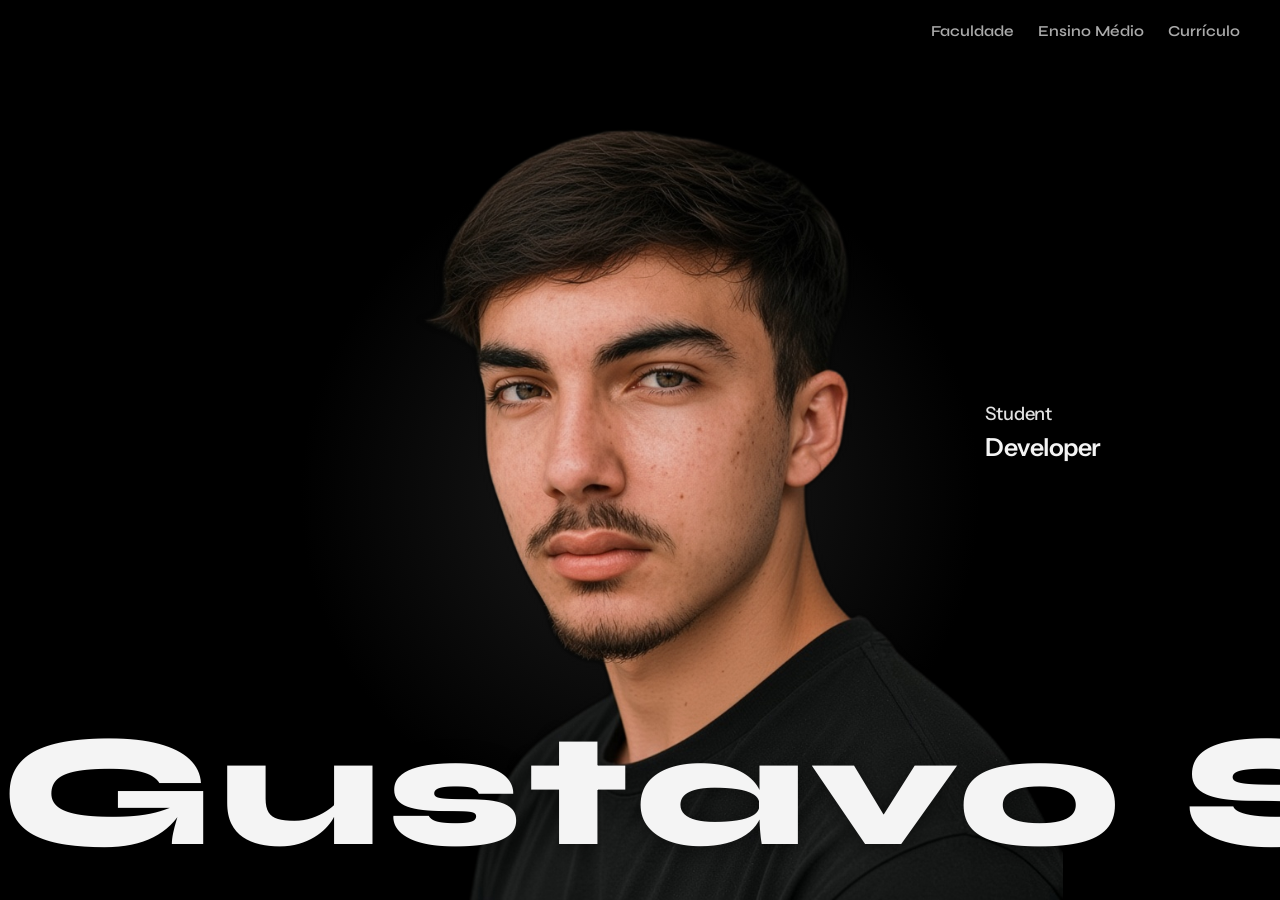
<file: index.html>
<!DOCTYPE html>
<html lang="pt-BR">
<head>
  <meta charset="UTF-8">
  <meta name="viewport" content="width=device-width, initial-scale=1.0">
  <title>Portfolio | Gustavo Silva de Sordi</title>
  <link rel="stylesheet" href="styles.css">
</head>
<body class="is-home">
  <main class="home-dennis">
    <img class="home-bg" src="assets/retrato-sem-fundo.png" alt="">

    <nav class="home-links" aria-label="Seções do portfolio">
      <a href="faculdade.html">Faculdade</a>
      <a href="ensino-medio.html">Ensino Médio</a>
      <a href="curriculo.html">Currículo</a>
    </nav>

    <div class="home-role">
      <p class="home-role-eyebrow">Student</p>
      <p class="home-role-title">Developer</p>
    </div>

    <div class="name-marquee" aria-label="Gustavo Silva de Sordi">
      <div class="name-marquee-track">
        <span>Gustavo Silva de Sordi —</span>
        <span aria-hidden="true">Gustavo Silva de Sordi —</span>
        <span aria-hidden="true">Gustavo Silva de Sordi —</span>
        <span aria-hidden="true">Gustavo Silva de Sordi —</span>
      </div>
    </div>
  </main>
</body>
</html>
</file>
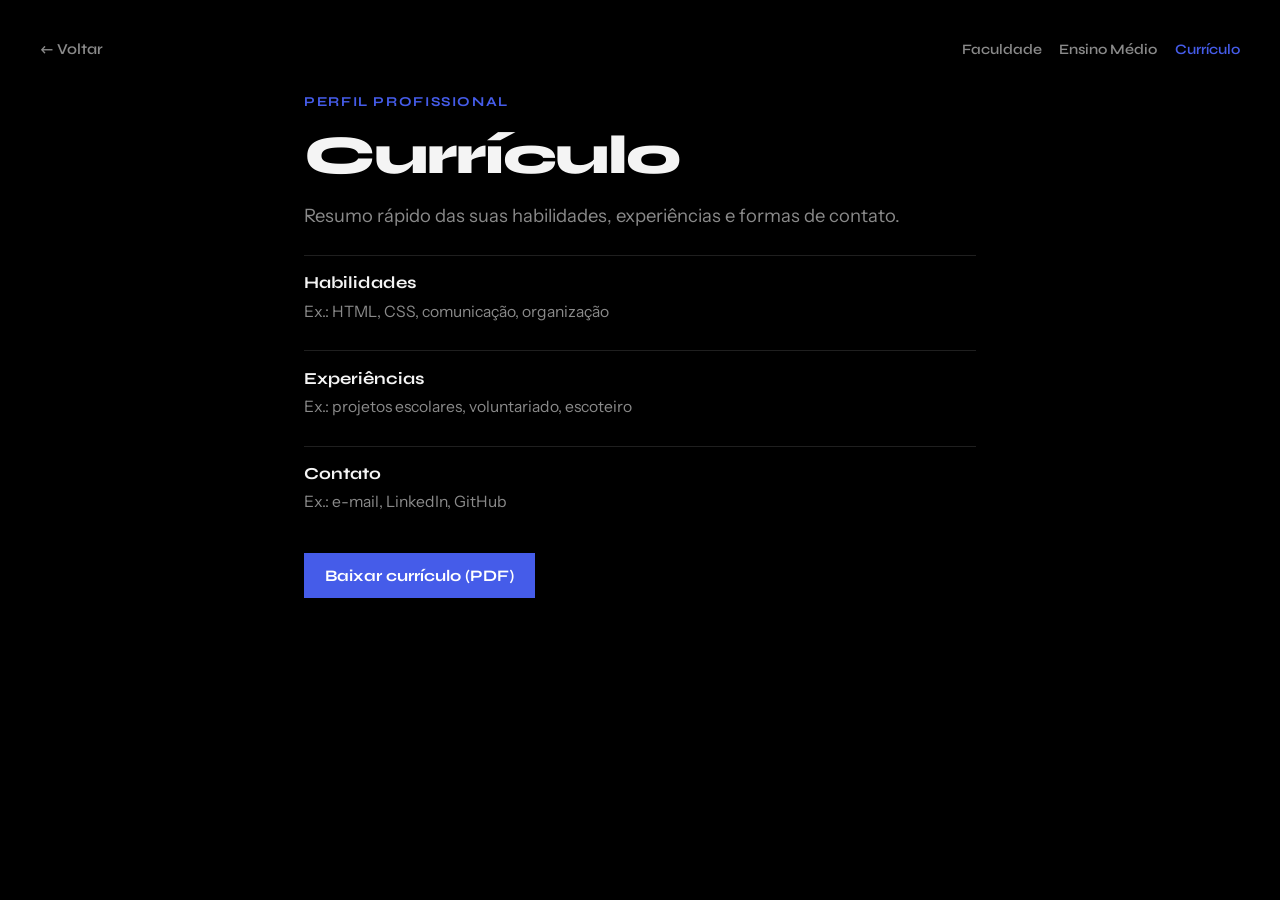
<file: curriculo.html>
<!DOCTYPE html>
<html lang="pt-BR">
<head>
  <meta charset="UTF-8">
  <meta name="viewport" content="width=device-width, initial-scale=1.0">
  <title>Currículo | Portfolio</title>
  <link rel="stylesheet" href="styles.css">
</head>
<body>
  <main class="page">
    <header class="page-top">
      <a class="back" href="index.html">← Voltar</a>
      <nav class="mini-nav" aria-label="Navegação">
        <a href="faculdade.html">Faculdade</a>
        <a href="ensino-medio.html">Ensino Médio</a>
        <a href="curriculo.html" aria-current="page">Currículo</a>
      </nav>
    </header>

    <section class="page-content">
      <p class="eyebrow">Perfil profissional</p>
      <h1>Currículo</h1>
      <p>Resumo rápido das suas habilidades, experiências e formas de contato.</p>
      <ul>
        <li>
          <strong>Habilidades</strong>
          <span>Ex.: HTML, CSS, comunicação, organização</span>
        </li>
        <li>
          <strong>Experiências</strong>
          <span>Ex.: projetos escolares, voluntariado, escoteiro</span>
        </li>
        <li>
          <strong>Contato</strong>
          <span>Ex.: e-mail, LinkedIn, GitHub</span>
        </li>
      </ul>
      <a class="cta" href="#" aria-disabled="true">Baixar currículo (PDF)</a>
    </section>
  </main>
</body>
</html>
</file>
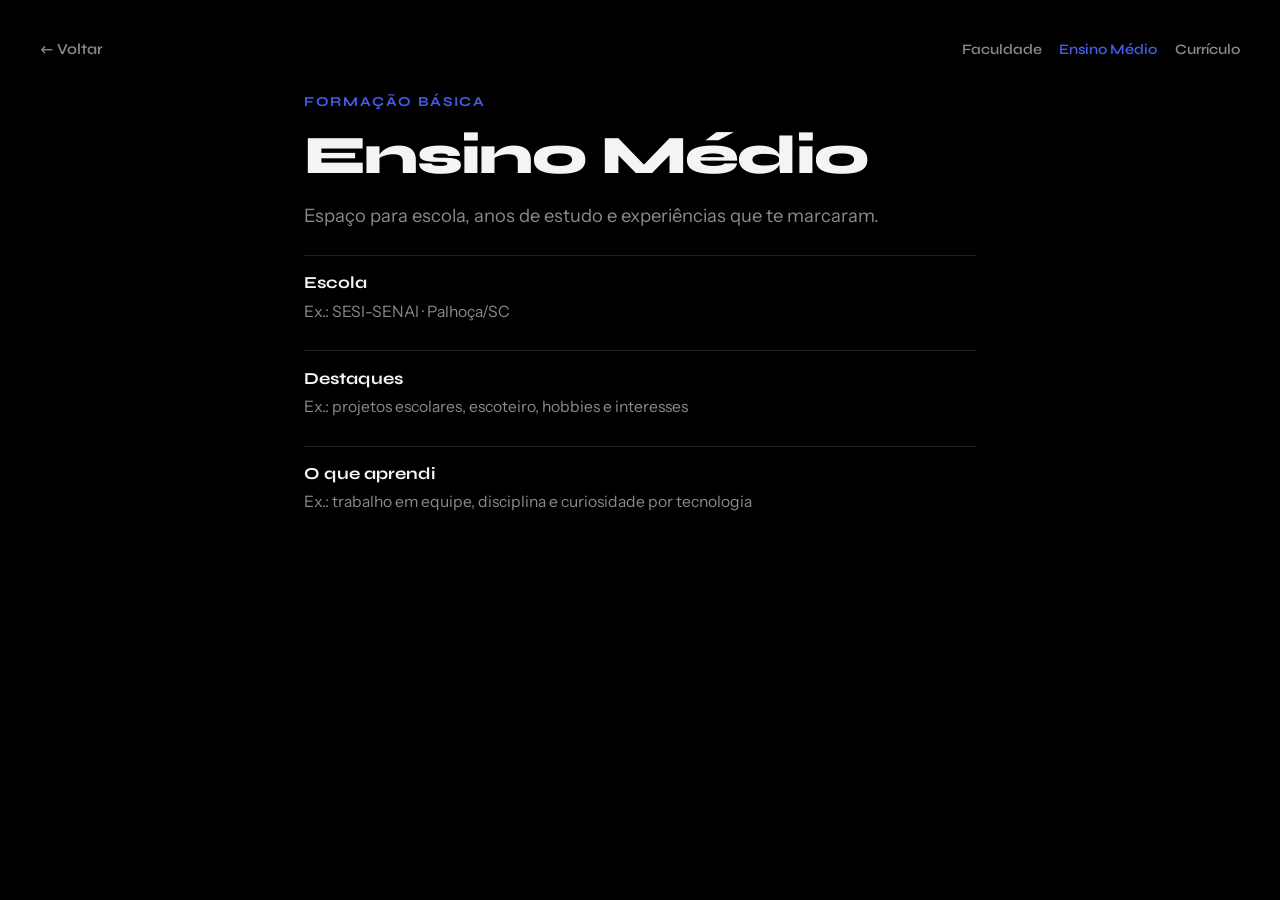
<file: ensino-medio.html>
<!DOCTYPE html>
<html lang="pt-BR">
<head>
  <meta charset="UTF-8">
  <meta name="viewport" content="width=device-width, initial-scale=1.0">
  <title>Ensino Médio | Portfolio</title>
  <link rel="stylesheet" href="styles.css">
</head>
<body>
  <main class="page">
    <header class="page-top">
      <a class="back" href="index.html">← Voltar</a>
      <nav class="mini-nav" aria-label="Navegação">
        <a href="faculdade.html">Faculdade</a>
        <a href="ensino-medio.html" aria-current="page">Ensino Médio</a>
        <a href="curriculo.html">Currículo</a>
      </nav>
    </header>

    <section class="page-content">
      <p class="eyebrow">Formação básica</p>
      <h1>Ensino Médio</h1>
      <p>Espaço para escola, anos de estudo e experiências que te marcaram.</p>
      <ul>
        <li>
          <strong>Escola</strong>
          <span>Ex.: SESI-SENAI · Palhoça/SC</span>
        </li>
        <li>
          <strong>Destaques</strong>
          <span>Ex.: projetos escolares, escoteiro, hobbies e interesses</span>
        </li>
        <li>
          <strong>O que aprendi</strong>
          <span>Ex.: trabalho em equipe, disciplina e curiosidade por tecnologia</span>
        </li>
      </ul>
    </section>
  </main>
</body>
</html>
</file>
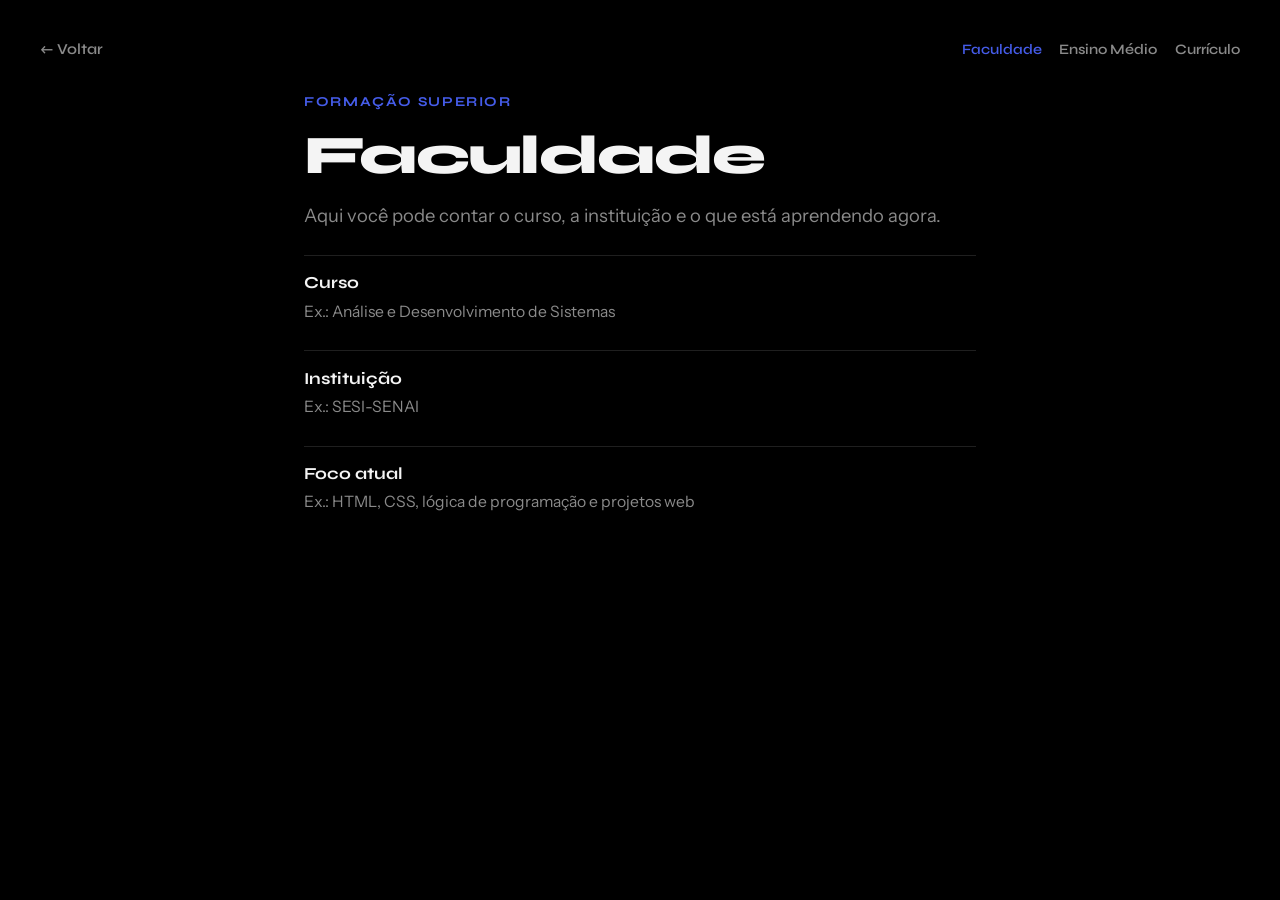
<file: faculdade.html>
<!DOCTYPE html>
<html lang="pt-BR">
<head>
  <meta charset="UTF-8">
  <meta name="viewport" content="width=device-width, initial-scale=1.0">
  <title>Faculdade | Portfolio</title>
  <link rel="stylesheet" href="styles.css">
</head>
<body>
  <main class="page">
    <header class="page-top">
      <a class="back" href="index.html">← Voltar</a>
      <nav class="mini-nav" aria-label="Navegação">
        <a href="faculdade.html" aria-current="page">Faculdade</a>
        <a href="ensino-medio.html">Ensino Médio</a>
        <a href="curriculo.html">Currículo</a>
      </nav>
    </header>

    <section class="page-content">
      <p class="eyebrow">Formação superior</p>
      <h1>Faculdade</h1>
      <p>Aqui você pode contar o curso, a instituição e o que está aprendendo agora.</p>
      <ul>
        <li>
          <strong>Curso</strong>
          <span>Ex.: Análise e Desenvolvimento de Sistemas</span>
        </li>
        <li>
          <strong>Instituição</strong>
          <span>Ex.: SESI-SENAI</span>
        </li>
        <li>
          <strong>Foco atual</strong>
          <span>Ex.: HTML, CSS, lógica de programação e projetos web</span>
        </li>
      </ul>
    </section>
  </main>
</body>
</html>
</file>
<file: styles.css>
@import url('https://fonts.googleapis.com/css2?family=Syne:wght@500;700;800&family=Instrument+Sans:wght@400;500;600&display=swap');

:root {
  --bg: #000000;
  --ink: #f4f4f4;
  --muted: #8a8a8a;
  --accent: #455ce9;
  --line: rgba(255, 255, 255, 0.12);
  --font-display: "Syne", sans-serif;
  --font-body: "Instrument Sans", sans-serif;
}

* {
  box-sizing: border-box;
  margin: 0;
  padding: 0;
}

html {
  scroll-behavior: smooth;
}

body {
  min-height: 100vh;
  font-family: var(--font-body);
  color: var(--ink);
  background: var(--bg);
}

a {
  color: inherit;
  text-decoration: none;
}

img {
  display: block;
  max-width: 100%;
}

.is-home {
  overflow: hidden;
}

.home-dennis {
  min-height: 100vh;
  position: relative;
  display: flex;
  flex-direction: column;
  justify-content: space-between;
  overflow: hidden;
  background:
    radial-gradient(circle at 50% 55%, #1c1c1c 0%, #000000 42%);
}

.home-bg {
  position: absolute;
  left: 0;
  right: 0;
  bottom: 0;
  top: auto;
  margin: 0 auto;
  width: min(94vh, 860px);
  height: min(94vh, 860px);
  max-width: none;
  object-fit: contain;
  object-position: center bottom;
  z-index: 1;
  pointer-events: none;
  animation: fade-opacity 1.1s ease both;
}

.home-links {
  position: relative;
  z-index: 3;
  display: flex;
  justify-content: flex-end;
  gap: 1.5rem;
  padding: 1.4rem clamp(1.2rem, 4vw, 2.5rem);
  font-family: var(--font-display);
  font-weight: 600;
  font-size: 0.95rem;
}

.home-links a {
  color: rgba(244, 244, 244, 0.7);
  transition: color 0.25s ease;
}

.home-links a:hover,
.home-links a:focus-visible {
  color: var(--ink);
}

.home-role {
  position: absolute;
  left: auto;
  right: clamp(8vw, 14vw, 18vw);
  top: 48%;
  transform: translateY(-50%);
  z-index: 2;
  display: flex;
  flex-direction: column;
  align-items: flex-start;
  gap: 0.55rem;
  color: var(--ink);
  font-family: var(--font-body);
}

.home-role-eyebrow {
  font-size: clamp(0.95rem, 1.6vw, 1.15rem);
  font-weight: 500;
  letter-spacing: -0.01em;
  line-height: 1.15;
  color: rgba(244, 244, 244, 0.92);
}

.home-role-title {
  font-size: clamp(1.15rem, 2vw, 1.55rem);
  font-weight: 600;
  letter-spacing: -0.02em;
  line-height: 1.15;
  color: var(--ink);
}

.name-marquee {
  position: relative;
  z-index: 2;
  overflow: hidden;
  width: 100%;
  margin-top: auto;
  margin-bottom: clamp(2vh, 4vh, 6vh);
  padding: 0;
  user-select: none;
  pointer-events: none;
}

.name-marquee-track {
  display: flex;
  width: max-content;
  gap: 3rem;
  animation: marquee-left 36s linear infinite;
}

.name-marquee-track span {
  font-family: var(--font-display);
  font-weight: 800;
  font-size: clamp(4.2rem, 14vw, 10rem);
  letter-spacing: 0.04em;
  line-height: 0.9;
  white-space: nowrap;
  color: var(--ink);
  text-shadow: 0 2px 24px rgba(0, 0, 0, 0.45);
}

.name-marquee:hover .name-marquee-track {
  animation-play-state: paused;
}

.page {
  min-height: 100vh;
  padding: clamp(1.25rem, 4vw, 2.5rem);
  display: grid;
  grid-template-rows: auto 1fr;
  gap: 2rem;
}

.page-top {
  display: flex;
  align-items: center;
  justify-content: space-between;
  gap: 1rem;
}

.back {
  font-family: var(--font-display);
  font-weight: 600;
  font-size: 0.95rem;
  color: var(--muted);
  transition: color 0.2s ease;
}

.back:hover,
.back:focus-visible {
  color: var(--ink);
}

.mini-nav {
  display: flex;
  flex-wrap: wrap;
  gap: 0.85rem 1.1rem;
  font-family: var(--font-display);
  font-size: 0.9rem;
  font-weight: 600;
  color: var(--muted);
}

.mini-nav a:hover,
.mini-nav a:focus-visible,
.mini-nav a[aria-current="page"] {
  color: var(--accent);
}

.page-content {
  max-width: 42rem;
  margin: 0 auto;
  width: 100%;
}

.page-content h1 {
  font-family: var(--font-display);
  font-weight: 800;
  font-size: clamp(2.2rem, 6vw, 3.4rem);
  letter-spacing: -0.03em;
  margin-bottom: 0.75rem;
}

.page-content .eyebrow {
  font-family: var(--font-display);
  font-size: 0.85rem;
  font-weight: 700;
  letter-spacing: 0.12em;
  text-transform: uppercase;
  color: var(--accent);
  margin-bottom: 0.6rem;
}

.page-content p {
  color: var(--muted);
  font-size: 1.15rem;
  line-height: 1.7;
  margin-bottom: 1rem;
}

.page-content ul {
  list-style: none;
  display: grid;
  gap: 0.75rem;
  margin-top: 1.5rem;
}

.page-content li {
  padding: 0.9rem 0;
  border-top: 1px solid var(--line);
  color: var(--ink);
  font-size: 1.05rem;
  line-height: 1.5;
}

.page-content li strong {
  display: block;
  font-family: var(--font-display);
  font-weight: 700;
  margin-bottom: 0.2rem;
}

.page-content li span {
  color: var(--muted);
  font-size: 0.98rem;
}

.cta {
  display: inline-block;
  margin-top: 1.5rem;
  font-family: var(--font-display);
  font-weight: 700;
  color: #fff;
  background: var(--accent);
  padding: 0.8rem 1.3rem;
  transition: transform 0.2s ease, filter 0.2s ease;
}

.cta:hover,
.cta:focus-visible {
  transform: translateY(-2px);
  filter: brightness(1.08);
}

@keyframes marquee-left {
  from {
    transform: translateX(0);
  }
  to {
    transform: translateX(-50%);
  }
}

@keyframes fade-opacity {
  from {
    opacity: 0;
  }
  to {
    opacity: 1;
  }
}

@media (max-width: 740px) {
  .home-links {
    justify-content: center;
    gap: 1rem;
    font-size: 0.85rem;
  }

  .home-role {
    right: 6vw;
    top: 42%;
  }

  .name-marquee {
    margin-bottom: clamp(1.5vh, 3vh, 5vh);
  }

  .page-top {
    flex-direction: column;
    align-items: flex-start;
  }
}

@media (prefers-reduced-motion: reduce) {
  .name-marquee-track {
    animation: none;
  }
}
</file>
